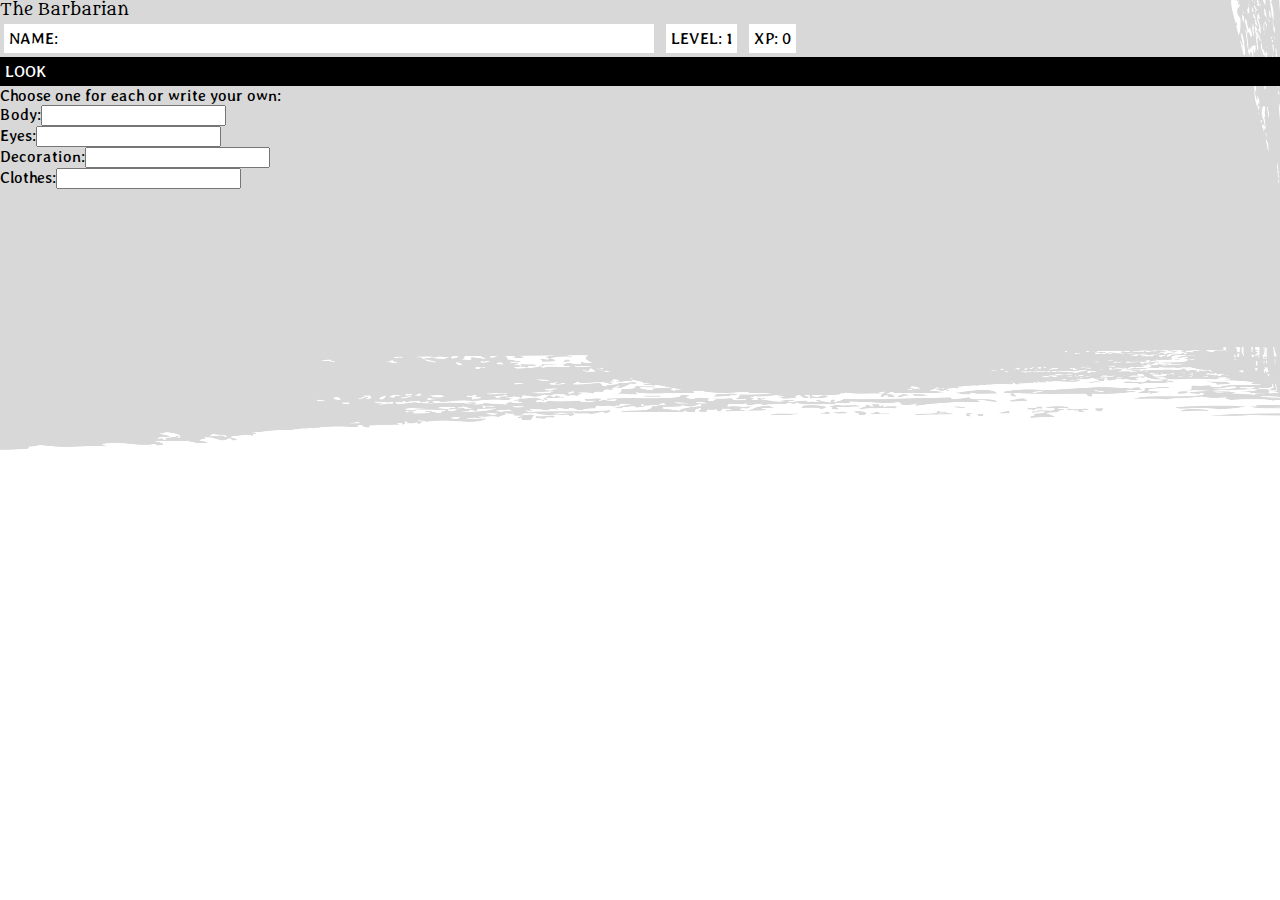
<file: index.html>
<html>
    <head>
        <meta charset="utf-8">
        <link href="https://fonts.googleapis.com/css?family=Averia+Libre|Metamorphous" rel="stylesheet"> 
        <script type="text/javascript" src="https://code.jquery.com/jquery-3.3.1.min.js"></script>
        <style>
            @page {
                size: 21cm 29.7cm;
                margin: 27mm 16mm 27mm 16mm
            }

            body {
                page: "The Barbarian";
                font-family: 'Averia Libre', cursive;
                height: 100%;
                margin: 0px;
            }

            .background {
                position: absolute;
                height: 50%;
                background-image: url( "images/background.png" );
                background-size: 100% 100%;
                opacity: 0.15;
                width: 100%;
                z-index: -10;
                filter: invert(100%);
            }

            .classname { 
                font-family: 'Metamorphous', cursive; 
            }
        
            .name, .level, .XP {
                display: inline-block;
                background: white;
                margin: 4px;
                padding: 5px;
            }

            .name { min-width: 50% }
            .name::before { content: "NAME: " }

            .level::before { content: "LEVEL: " }
            .XP::before { content: "XP: " }

            .header {
                background: black;
                color: white;
                padding: 5px;
            }
        
            .look.keys {
               text-transform: capitalize;
            }
        </style>
    </head>
    <body>
        <div class="background"></div>
        <div class="classname">The Barbarian</div>
        <div class="name"></div>
        <div class="level"></div>
        <div class="xp"></div>
        <div class="look">
            <div class="header">LOOK</div>
            <span>Choose one for each or write your own:</span>
        </div>
        <script>
            var json = undefined;
            $.getJSON( 'charactersheets/barbarian.json', function( data ) {
                json = data; 
                $( '.name' ).text( data[ "name" ] );
                $( '.level' ).text( data[ "level" ] );
                $( '.xp' ).text( data[ "xp" ] );
                var looks = data.class.look;
                var lookElement = $( '.look' );
                var keys = Object.keys( looks );
                for( var index in  keys ) {
                    var key = keys[ index ];
                    var look = looks[ key ];
                    console.log( key );
                    lookElement.append( '<div class="look keys">' + key + ':<input type="text"></div>' )
                }
            } );
        </script>
    </body>
</html>
</file>
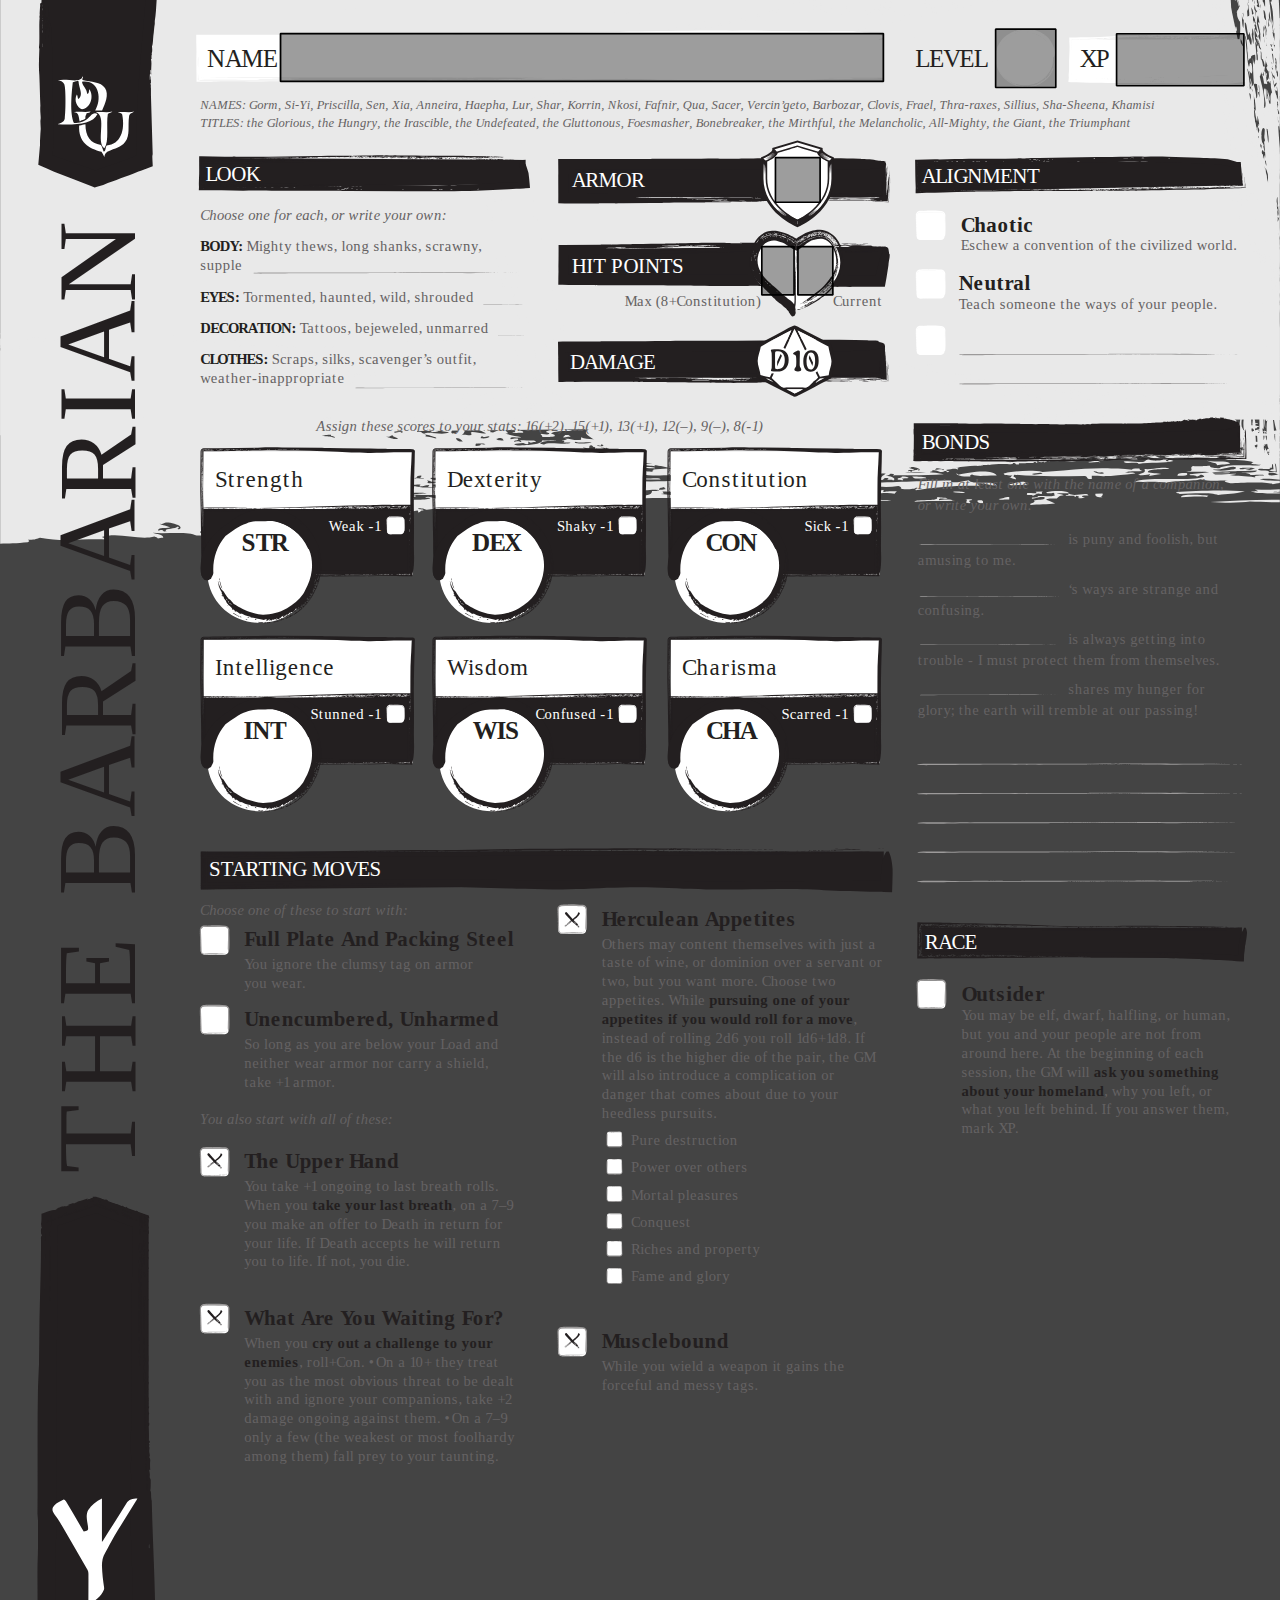
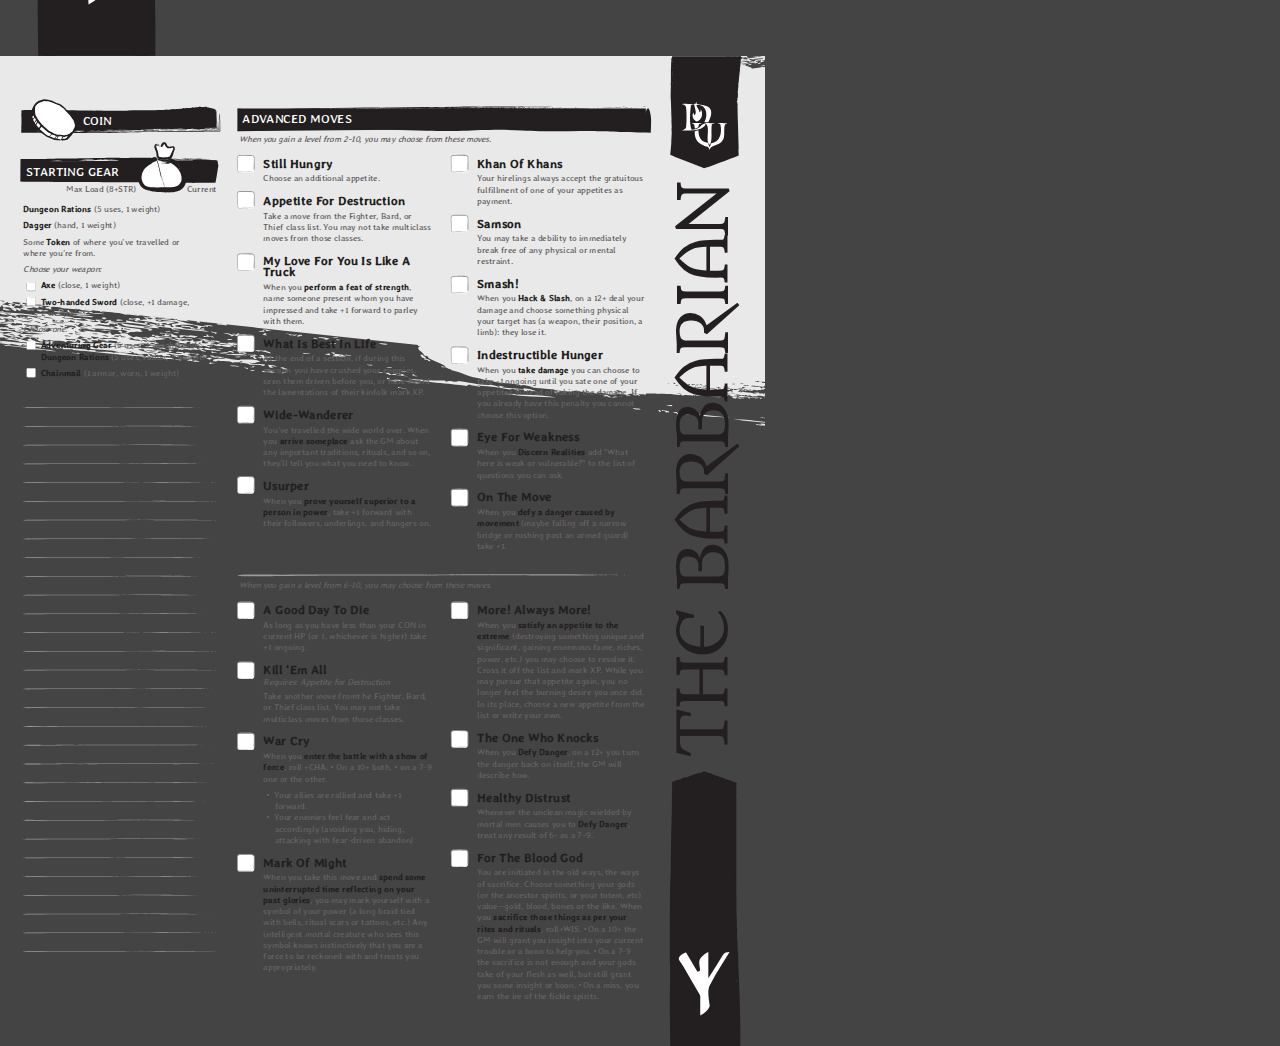
<file: barbarian/index.html>
<html>
    <head>
        <meta charset="utf-8">
        <title>Dungeon World: Barbarian</title>
        <script type="text/javascript" src="https://code.jquery.com/jquery-3.3.1.min.js"></script>
        <script type="text/javascript" src="../js/jsonc.min.js"></script>
        <link rel="stylesheet" type="text/css" href="../css/classic.css">
    </head>
    <body>
		<object type="image/svg+xml" data="barbarian_1.svg"></object>
		<object type="image/svg+xml" data="barbarian_2.svg"></object>
		<script type="text/javascript" src="../js/dw.js"></script>
	</body>
</html>
</file>
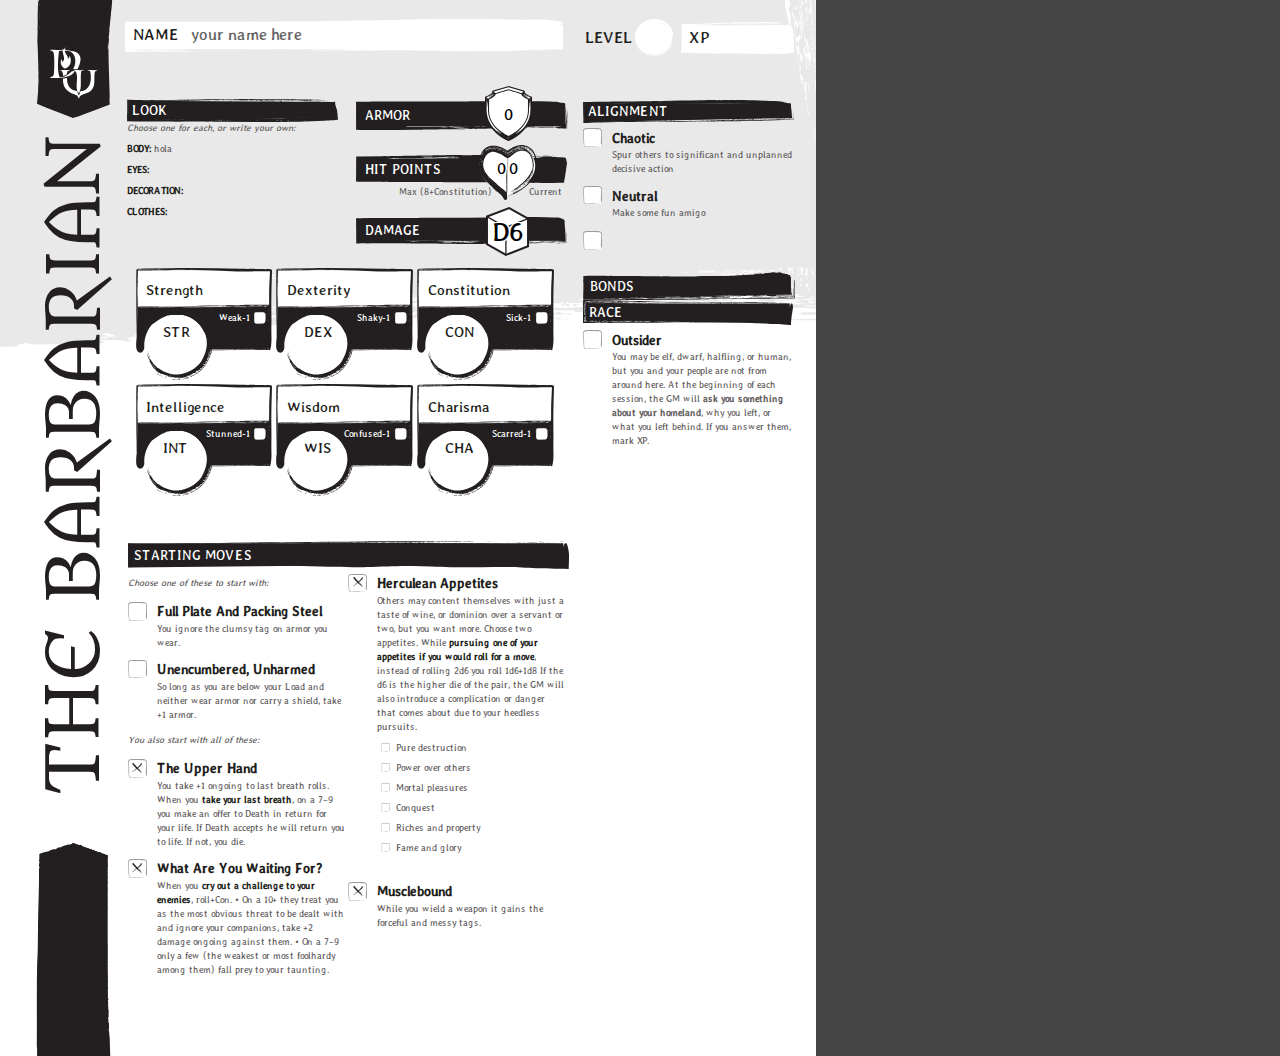
<file: blank/index.html>
<html>
    <head>
        <meta charset="utf-8">
        <title>Dungeon World: Barbarian</title>
        <script type="text/javascript" src="https://code.jquery.com/jquery-3.3.1.min.js"></script>
        <script type="text/javascript" src="../js/jsonc.min.js"></script>
        <link rel="stylesheet" type="text/css" href="../css/classic.css">
        <link rel="stylesheet" type="text/css" href="blank.css">
    </head>
    <body>
        <div id="page">
            <div id="class" contenteditable="true">The Barbarian</div>
            <div id="name"><span>NAME</span><span contenteditable="true">your name here</span></div>
            <div id="level"><span>LEVEL</span><span contenteditable="true"></span></div>
            <div id="xp"><span>XP</span><span contenteditable="true"></span></div>
            <div id="look">
                <div class="header">LOOK</div>
                <div class="hint">Choose one for each, or write your own:</div>
                <div><span class="key">BODY:</span><span contenteditable="true">hola</span></div>
                <div><span class="key">EYES:</span><span contenteditable="true"></span></div>
                <div><span class="key">DECORATION:</span contenteditable="true"><span></span></div>
                <div><span class="key">CLOTHES:</span><span contenteditable="true"></span></div>
            </div>
            <div id="armor">
                <div class="header">ARMOR</div>
                <div class="value" contenteditable="true">0</div>
            </div>
            <div id="hit_points">
                <div class="header">HIT POINTS</div>
                <div class="value"><span contenteditable="true">0</span><span contenteditable="true">0</span></div>
                <div class="hint">
                    <span>Max (<span contenteditable="true">8</span>+Constitution)</span>
                    <span>Current</span>
                </div>
            </div>
            <div id="damage">
                <div class="header">DAMAGE</div>
                <input class="value" value="D6"/>
            </div>
            <div class="right">
                <div id="alignment">
                    <div class="header">ALIGNMENT</div>
                    <div class="checkable">
                        <label><input type="checkbox"><span/></label>
                        <div class="title">Chaotic</div>
                        <div class="body">Spur others to significant and unplanned decisive action</div>
                    </div>
                    <div class="checkable">
                        <label><input type="checkbox"><span/></label>
                        <div class="title">Neutral</div>
                        <div class="body">Make some fun amigo</div>
                    </div>
                    <div class="checkable">
                        <label><input type="checkbox"><span/></label>
                        <div class="title" contenteditable="true"></div>
                        <div class="body" contenteditable="true"></div>
                    </div>
                </div>
                <div id="bonds">
                    <div class="header">BONDS</div>
                </div>
                <div id="race">
                    <div class="header">RACE</div>
                    <div class="checkable">
                        <label><input type="checkbox"><span/></label>
                        <div class="title">Outsider</div>
                        <div class="body">
                            You may be elf, dwarf, halfling, or human, 
                            but you and your people are not from 
                            around here. At the beginning of each 
                            session, the GM will <b>ask you something 
                            about your homeland</b>, why you left, or 
                            what you left behind. If you answer them, 
                            mark XP.
                        </div>
                    </div>

                </div>
            </div>
            <div id="attributes">
                <div>
                    <div>Strength</div>
                    <div>STR</div>
                    <label>Weak<span>-1</span>
                        <input type="checkbox"><span/>
                    </label>
                </div>
                <div>
                    <div>Dexterity</div>
                    <div>Dex</div>
                    <label>Shaky<span>-1</span>
                        <input type="checkbox"><span/>
                    </label>
                </div>
                <div>
                    <div>Constitution</div>
                    <div>CON</div>
                    <label>Sick<span>-1</span>
                        <input type="checkbox"><span/>
                    </label>
                </div>
                <div>
                    <div>Intelligence</div>
                    <div>INT</div>
                    <label>Stunned<span>-1</span>
                        <input type="checkbox"><span/>
                    </label>
                </div>
                <div>
                    <div>Wisdom</div>
                    <div>WIS</div>
                    <label>Confused<span>-1</span>
                        <input type="checkbox"><span/>
                    </label>
                </div>
                <div>
                    <div>Charisma</div>
                    <div>CHA</div>
                    <label>Scarred<span>-1</span>
                        <input type="checkbox"><span/>
                    </label>
                </div>
            </div>
            <div id="starting_moves">
                <div class="header">STARTING MOVES</div>
                <div class="flex">
                    <div class="hint">Choose one of these to start with:</div>
                    <div class="checkable">
                        <label><input type="checkbox"><span/></label>
                        <div class="title">Full Plate And Packing Steel</div>
                        <div class="body">You ignore the clumsy tag on armor you wear.</div>
                    </div>
                    <div class="checkable">
                        <label><input type="checkbox"><span/></label>
                        <div class="title">Unencumbered, Unharmed</div>
                        <div class="body">So long as you are below your Load and neither wear armor nor carry a shield, take +1 armor.</div>
                    </div>
                    <div class="hint">You also start with all of these:</div>
                    <div class="checkable">
                        <label><input type="checkbox" checked disabled><span/></label>
                        <div class="title">The Upper Hand</div>
                        <div class="body">You take +1 ongoing to last breath rolls.  When you <b>take your last breath</b>, on a 7–9 you make an offer to Death in return for your life. If Death accepts he will return you to life. If not, you die.</div>
                    </div>
                    <div class="checkable">
                        <label><input type="checkbox" checked disabled><span/></label>
                        <div class="title">What Are You Waiting For?</div>
                        <div class="body">When you <b>cry out a challenge to your enemies</b>, roll+Con. • On a 10+ they treat you as the most obvious threat to be dealt with and ignore your companions, take +2 damage ongoing against them. • On a 7–9 only a few (the weakest or most foolhardy among them) fall prey to your taunting.</div>
                    </div>
                    <div class="checkable">
                        <label><input type="checkbox" checked disabled><span/></label>
                        <div class="title">Herculean Appetites</div>
                        <div class="body">Others may content themselves with just a taste of wine, or dominion over a servant or two, but you want more. Choose two appetites. While <b>pursuing one of your appetites if you would roll for a move</b>, instead of rolling 2d6 you roll 1d6+1d8 If the d6 is the higher die of the pair, the GM will also introduce a complication or danger that comes about due to your heedless pursuits.
                            <ul>   
                                <li class="checkable">
                                    <label><input type="checkbox"><span/></label>
                                    <div class="title">Pure destruction</div>
                                </li>
                                <li class="checkable">
                                    <label><input type="checkbox"><span/></label>
                                    <div class="title">Power over others</div>
                                </li>
                                <li class="checkable">
                                    <label><input type="checkbox"><span/></label>
                                    <div class="title">Mortal pleasures</div>
                                </li>
                                <li class="checkable">
                                    <label><input type="checkbox"><span/></label>
                                    <div class="title">Conquest</div>
                                </li>
                                <li class="checkable">
                                    <label><input type="checkbox"><span/></label>
                                    <div class="title">Riches and property</div>
                                </li>
                                <li class="checkable">
                                    <label><input type="checkbox"><span/></label>
                                    <div class="title">Fame and glory</div>
                                </li>
                            <ul>
                        </div>
                    </div>
                    <div class="checkable">
                        <label><input type="checkbox" checked disabled><span/></label>
                        <div class="title">Musclebound</div>
                        <div class="body">While you wield a weapon it gains the forceful and messy tags.</div>
                    </div>
                </div>
            </div>
        </div>
	</body>
</html>
</file>
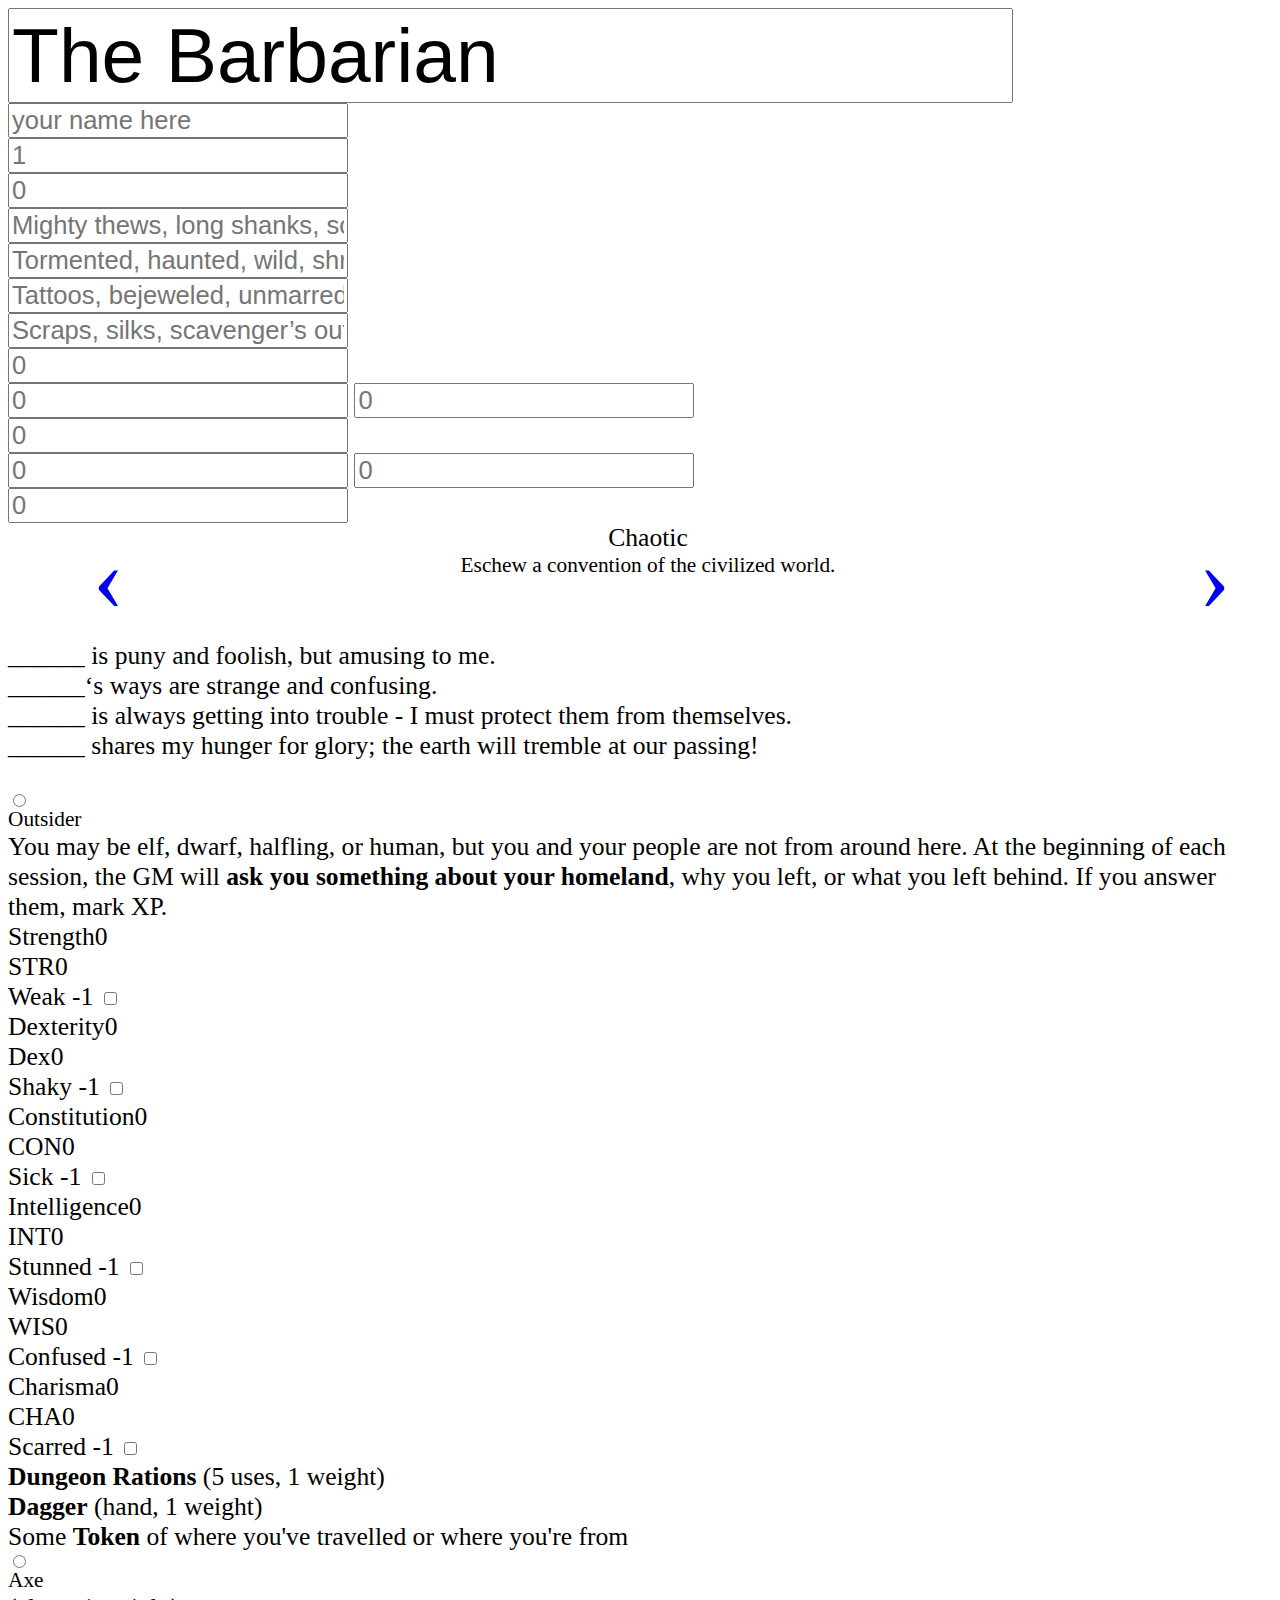
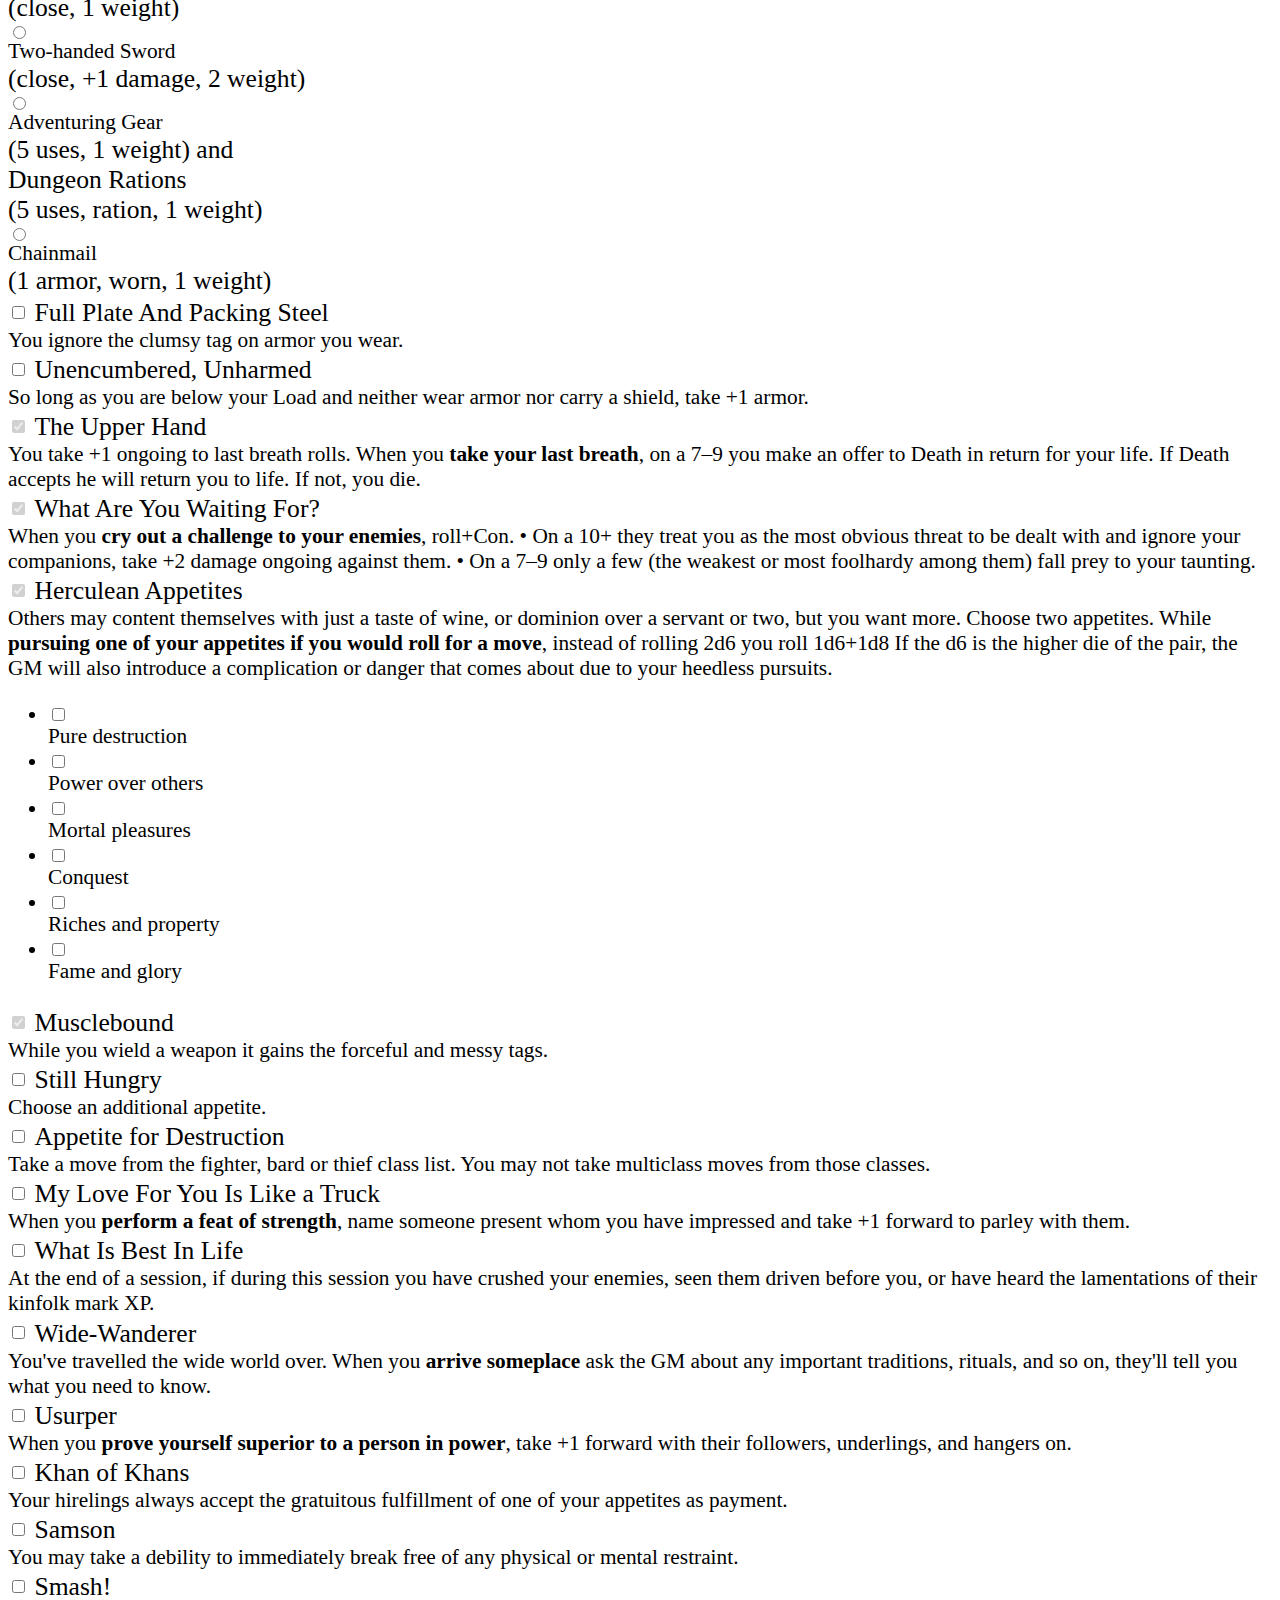
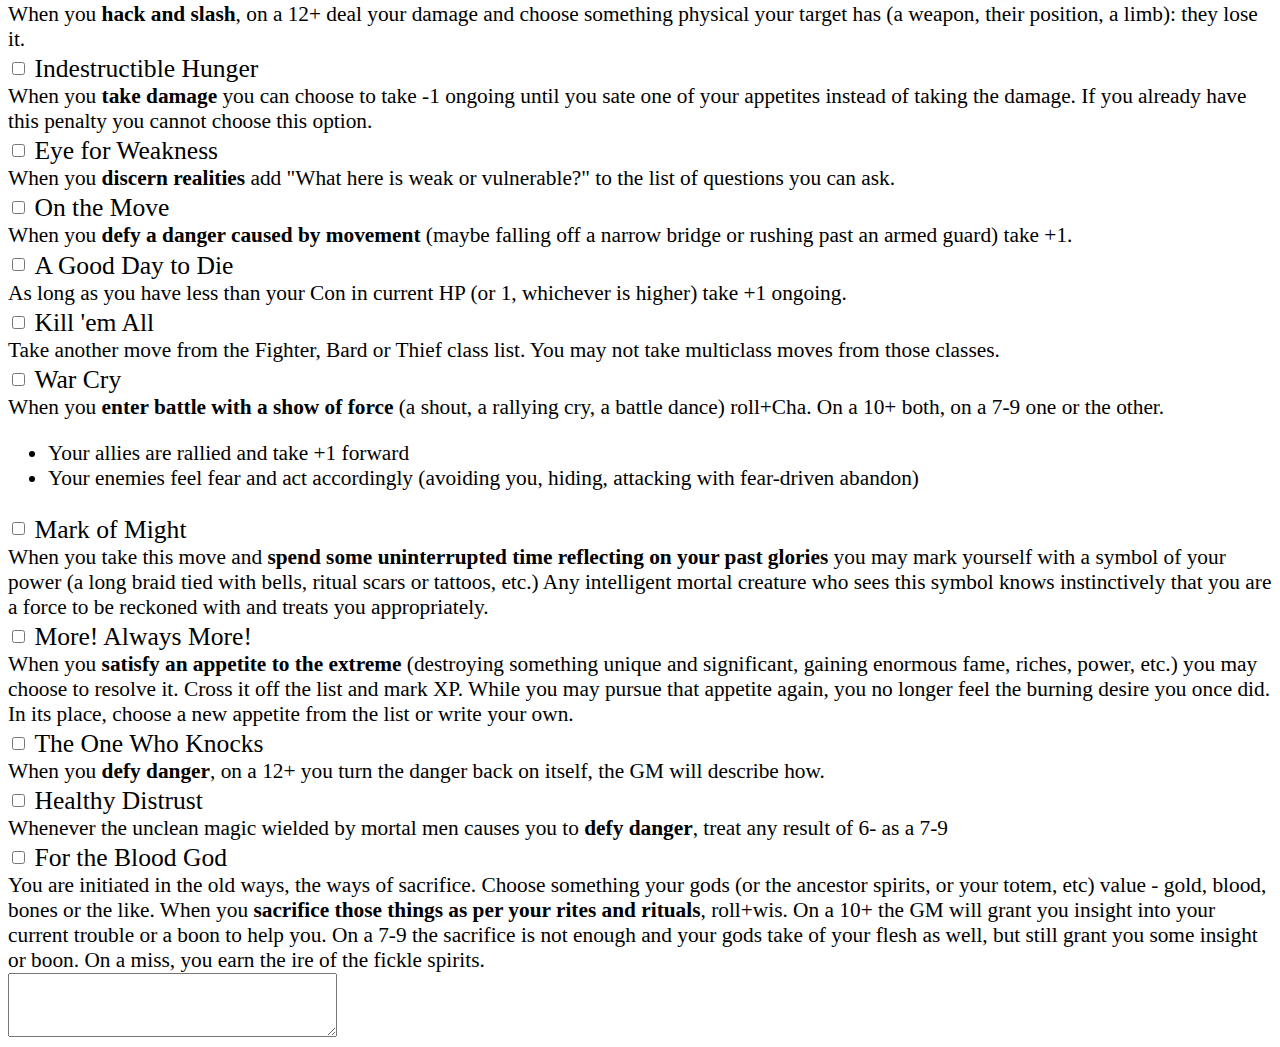
<file: resp/index.html>
<html>
    <head>
        <meta charset="utf-8" name="viewport" content="width=device-width">
        <title>Dungeon World: Barbarian</title>
        <script type="text/javascript" src="js/jquery-3.3.1.min.js"></script>
        <script type="text/javascript" src="js/jquery.jcarousel.min.js"></script>
        <script type="text/javascript" src="js/hammer.min.js"></script>
        <script type="text/javascript" src="js/jquery.hammer.js"></script>
        <link rel="stylesheet" type="text/css" href="base.css">
<!--        <link rel="stylesheet" type="text/css" href="classic.css"> -->
    </head>
    <body>
        <div value="class">
            <input name="class" value="The Barbarian"/>
        </div>

        <div value="name">
            <input name="name" placeholder="your name here"/>
        </div>

        <div value="level">
            <input name="level" type="number" min="1" placeholder="1"/>
        </div>

        <div value="xp">
            <input name="xp" type="number" min="0" placeholder="0"/>
        </div>

        <div value="look">
            <div value="body">
                <input name="look.body" placeholder="Mighty thews, long shanks, scrawny, supple"/>
            </div>
            <div value="eyes">
                <input name="look.eyes" placeholder="Tormented, haunted, wild, shrouded"/>
            </div>
            <div value="decoration">
                <input name="look.decoration" placeholder="Tattoos, bejeweled, unmarred"/>
            </div>
            <div value="clothes">
                <input name="look.clothes" placeholder="Scraps, silks, scavenger’s outfit, weather-inappropriate"/>
            </div>
        </div>
        <div value="armor">
            <input name="armor" placeholder="0"/>
        </div>
        <div value="hitpoints">
            <input name="max" placeholder="0"/>
            <input name="current" placeholder="0"/>
        </div>
        <div value="damage">
            <input name="damage" placeholder="0"/>
        </div>
        <div value="load">
            <input name="max" placeholder="0"/>
            <input name="current" placeholder="0"/>
        </div>
        <div value="coin">
            <input name="coin" placeholder="0"/>
        </div>
        <div class="wrapper">
            <div class="jcarousel">
                <div class="pick alignment">
                    <label>
                        <div class="title">Chaotic</div>
                        <div class="body">Eschew a convention of the civilized world.</div>
                    </label>
                    <label>
                        <div class="title">Neutral</div>
                        <div class="body">Teach someone the ways of your people.</div>
                    </label>
                    <label>
                        <input class="title" placeholder="Custom"/>
                        <input class="body" placeholder="put your stuff here"/>
                    </label>
                </div>
            </div>
            <a href="#" class="jcarousel-control-prev">&lsaquo;</a>
            <a href="#" class="jcarousel-control-next">&rsaquo;</a>
        </div>
        <div class="bonds">
            <div class="value" contenteditable="true">______ is puny and foolish, but amusing to me.</div>
            <div class="value" contenteditable="true">______‘s ways are strange and confusing.</div>
            <div class="value" contenteditable="true">______ is always getting into trouble - I must protect them from themselves.</div>
            <div class="value" contenteditable="true">______ shares my hunger for glory; the earth will tremble at our passing!</div>
            <div class="value" contenteditable="true"></div>
        </div>
        <div class="pick race">
            <div class="checkable">
                <input type="radio" name="race" value="Outsider">
                <div class="title">Outsider</div>
                <div class="body">
                    You may be elf, dwarf, halfling, or human, 
                    but you and your people are not from 
                    around here. At the beginning of each 
                    session, the GM will <b>ask you something 
                    about your homeland</b>, why you left, or 
                    what you left behind. If you answer them, 
                    mark XP.
                </div>
            </div>
        </div>
        <div class="attribute">
            <div><span>Strength</span><span contenteditable="true">0</span></div>
            <div><span>STR</span><span contenteditable="true">0</span></div>
            <label>
                Weak -1
                <input type="checkbox"><span/>
            </label>
        </div>
        <div class="attribute">
            <div><span>Dexterity</span><span contenteditable="true">0</span></div>
            <div><span>Dex</span><span contenteditable="true">0</span></div>
            <label>
                Shaky -1
                <input type="checkbox">
            </label>
        </div>
        <div class="attribute">
            <div><span>Constitution</span><span contenteditable="true">0</span></div>
            <div><span>CON</span><span contenteditable="true">0</span></div>
            <label>
                Sick -1
                <input type="checkbox">
            </label>
        </div>
        <div class="attribute">
            <div><span>Intelligence</span><span contenteditable="true">0</span></div>
            <div><span>INT</span><span contenteditable="true">0</span></div>
            <label>
                Stunned -1
                <input type="checkbox">
            </label>
        </div>
        <div class="attribute">
            <div><span>Wisdom</span><span contenteditable="true">0</span></div>
            <div><span>WIS</span><span contenteditable="true">0</span></div>
            <label>
                Confused -1
                <input type="checkbox">
            </label>
        </div>
        <div class="attribute">
            <div><span>Charisma</span><span contenteditable="true">0</span></div>
            <div><span>CHA</span><span contenteditable="true">0</span></div>
            <label>
                Scarred -1
                <input type="checkbox">
            </label>
        </div>
        <div class="gear">
            <div>
                <b>Dungeon Rations</b>
                <span>(5 uses, 1 weight)</span>
            </div>
            <div>
                <b>Dagger</b>
                <span>(hand, 1 weight)</span>
            </div>
            <div>
                Some <b>Token</b> of where you've travelled or where you're from
            </div>
            <div class="pick">
                <label>
                    <input type="radio" name="weapon">
                    <div class="title">Axe</div>
                    <div class="body">(close, 1 weight)</div>
                </label>
                <label>
                    <input type="radio" name="weapon">
                    <div class="title">Two-handed Sword</div>
                    <div class="body">(close, +1 damage, 2 weight)</div>
                </label>
            </div>
            <div class="pick">
                <div>
                    <label><input type="radio" name="starting_option_1"><span/></label>
                    <div class="title">Adventuring Gear</div>
                    <div class="body">(5 uses, 1 weight) and </div>
                    <div class="title">Dungeon Rations</div>
                    <div class="body">(5 uses, ration, 1 weight)</div>
                </div>
                <div>
                    <label><input type="radio" name="starting_option_1"><span/></label>
                    <div class="title">Chainmail</div>
                    <div class="body">(1 armor, worn, 1 weight)</div>
                </div>
            </div>
        </div>
        <div class="move">
            <label><input type="checkbox"><span/></label>
            <div class="title">Full Plate And Packing Steel</div>
            <div class="body">You ignore the clumsy tag on armor you wear.</div>
        </div>
        <div class="move">
            <label><input type="checkbox"><span/></label>
            <div class="title">Unencumbered, Unharmed</div>
            <div class="body">So long as you are below your Load and neither wear armor nor carry a shield, take +1 armor.</div>
        </div>
        <div class="move">
            <label><input type="checkbox" checked disabled><span/></label>
            <div class="title">The Upper Hand</div>
            <div class="body">You take +1 ongoing to last breath rolls.  When you <b>take your last breath</b>, on a 7–9 you make an offer to Death in return for your life. If Death accepts he will return you to life. If not, you die.</div>
        </div>
        <div class="move">
            <label><input type="checkbox" checked disabled><span/></label>
            <div class="title">What Are You Waiting For?</div>
            <div class="body">When you <b>cry out a challenge to your enemies</b>, roll+Con. • On a 10+ they treat you as the most obvious threat to be dealt with and ignore your companions, take +2 damage ongoing against them. • On a 7–9 only a few (the weakest or most foolhardy among them) fall prey to your taunting.</div>
        </div>
        <div class="move">
            <label><input type="checkbox" checked disabled><span/></label>
            <div class="title">Herculean Appetites</div>
            <div class="body">Others may content themselves with just a taste of wine, or dominion over a servant or two, but you want more. Choose two appetites. While <b>pursuing one of your appetites if you would roll for a move</b>, instead of rolling 2d6 you roll 1d6+1d8 If the d6 is the higher die of the pair, the GM will also introduce a complication or danger that comes about due to your heedless pursuits.
                <ul>   
                    <li class="checkable">
                        <label><input type="checkbox"><span/></label>
                        <div class="title">Pure destruction</div>
                    </li>
                    <li class="checkable">
                        <label><input type="checkbox"><span/></label>
                        <div class="title">Power over others</div>
                    </li>
                    <li class="checkable">
                        <label><input type="checkbox"><span/></label>
                        <div class="title">Mortal pleasures</div>
                    </li>
                    <li class="checkable">
                        <label><input type="checkbox"><span/></label>
                        <div class="title">Conquest</div>
                    </li>
                    <li class="checkable">
                        <label><input type="checkbox"><span/></label>
                        <div class="title">Riches and property</div>
                    </li>
                    <li class="checkable">
                        <label><input type="checkbox"><span/></label>
                        <div class="title">Fame and glory</div>
                    </li>
                <ul>
            </div>
        </div>
        <div class="move">
            <label><input type="checkbox" checked disabled><span/></label>
            <div class="title">Musclebound</div>
            <div class="body">While you wield a weapon it gains the forceful and messy tags.</div>
        </div>
        <div class="move">
            <label><input type="checkbox"><span/></label>
            <div class="title">Still Hungry</div>
            <div class="body">Choose an additional appetite.</div>
        </div>
        <div class="move">
            <label><input type="checkbox"><span/></label>
            <div class="title">Appetite for Destruction</div>
            <div class="body">Take a move from the fighter, bard or thief class list. You may not take multiclass moves from those classes.</div>
        </div>
        <div class="move">
            <label><input type="checkbox"><span/></label>
            <div class="title">My Love For You Is Like a Truck</div>
            <div class="body">When you <b>perform a feat of strength</b>, name someone present whom you have impressed and take +1 forward to parley with them.</div>
        </div>
        <div class="move">
            <label><input type="checkbox"><span/></label>
            <div class="title">What Is Best In Life</div>
            <div class="body">At the end of a session, if during this session you have crushed your enemies, seen them driven before you, or have heard the lamentations of their kinfolk mark XP.</div>
        </div>
        <div class="move">
            <label><input type="checkbox"><span/></label>
            <div class="title">Wide-Wanderer</div>
            <div class="body">You've travelled the wide world over. When you <b>arrive someplace</b> ask the GM about any important traditions, rituals, and so on, they'll tell you what you need to know.</div>
        </div>
        <div class="move">
            <label><input type="checkbox"><span/></label>
            <div class="title">Usurper</div>
            <div class="body">When you <b>prove yourself superior to a person in power</b>, take +1 forward with their followers, underlings, and hangers on.</div>
        </div>
        <div class="move">
            <label><input type="checkbox"><span/></label>
            <div class="title">Khan of Khans</div>
            <div class="body">Your hirelings always accept the gratuitous fulfillment of one of your appetites as payment.</div>
        </div>
        <div class="move">
            <label><input type="checkbox"><span/></label>
            <div class="title">Samson</div>
            <div class="body">You may take a debility to immediately break free of any physical or mental restraint.</div>
        </div>
        <div class="move">
            <label><input type="checkbox"><span/></label>
            <div class="title">Smash!</div>
            <div class="body">When you <b>hack and slash</b>, on a 12+ deal your damage and choose something physical your target has (a weapon, their position, a limb): they lose it.</div>
        </div>
        <div class="move">
            <label><input type="checkbox"><span/></label>
            <div class="title">Indestructible Hunger</div>
            <div class="body">When you <b>take damage</b> you can choose to take -1 ongoing until you sate one of your appetites instead of taking the damage. If you already have this penalty you cannot choose this option.</div>
        </div>
        <div class="move">
            <label><input type="checkbox"><span/></label>
            <div class="title">Eye for Weakness</div>
            <div class="body">When you <b>discern realities</b> add "What here is weak or vulnerable?" to the list of questions you can ask.</div>
        </div>
        <div class="move">
            <label><input type="checkbox"><span/></label>
            <div class="title">On the Move</div>
            <div class="body">When you <b>defy a danger caused by movement</b> (maybe falling off a narrow bridge or rushing past an armed guard) take +1.</div>
        </div>
        <div class="move">
            <label><input type="checkbox"><span/></label>
            <div class="title">A Good Day to Die</div>
            <div class="body">As long as you have less than your Con in current HP (or 1, whichever is higher) take +1 ongoing.</div>
        </div>
        <div class="move">
            <label><input type="checkbox"><span/></label>
            <div class="title">Kill 'em All</div>
            <div class="body">Take another move from the Fighter, Bard or Thief class list.  You may not take multiclass moves from those classes.</div>
        </div>
        <div class="move">
            <label><input type="checkbox"><span/></label>
            <div class="title">War Cry</div>
            <div class="body">When you <b>enter battle with a show of force</b> (a shout, a rallying cry, a battle dance) roll+Cha.  On a 10+ both, on a 7-9 one or the other.
                <ul>   
                    <li>
                        <div class="title">Your allies are rallied and take +1 forward</div>
                    </li>
                    <li>
                        <div class="title">Your enemies feel fear and act accordingly (avoiding you, hiding, attacking with fear-driven abandon)</div>
                    </li>
                <ul>
            </div>
        </div>
        <div class="move">
            <label><input type="checkbox"><span/></label>
            <div class="title">Mark of Might</div>
            <div class="body">When you take this move and <b>spend some uninterrupted time reflecting on your past glories</b> you may mark yourself with a symbol of your power (a long braid tied with bells, ritual scars or tattoos, etc.) Any intelligent mortal creature who sees this symbol knows instinctively that you are a force to be reckoned with and treats you appropriately.</div>
        </div>
        <div class="move">
            <label><input type="checkbox"><span/></label>
            <div class="title">More! Always More!</div>
            <div class="body">When you <b>satisfy an appetite to the extreme</b> (destroying something unique and significant, gaining enormous fame, riches, power, etc.) you may choose to resolve it. Cross it off the list and mark XP. While you may pursue that appetite again, you no longer feel the burning desire you once did. In its place, choose a new appetite from the list or write your own.</div>
        </div>
        <div class="move">
            <label><input type="checkbox"><span/></label>
            <div class="title">The One Who Knocks</div>
            <div class="body">When you <b>defy danger</b>, on a 12+ you turn the danger back on itself, the GM will describe how.</div>
        </div>
        <div class="move">
            <label><input type="checkbox"><span/></label>
            <div class="title">Healthy Distrust</div>
            <div class="body">Whenever the unclean magic wielded by mortal men causes you to <b>defy danger</b>, treat any result of 6- as a 7-9</div>
        </div>
        <label class="move">
            <input type="checkbox">
            <div class="title">For the Blood God</div>
            <div class="body">You are initiated in the old ways, the ways of sacrifice. Choose something your gods (or the ancestor spirits, or your totem, etc) value - gold, blood, bones or the like. When you <b>sacrifice those things as per your rites and rituals</b>, roll+wis. On a 10+ the GM will grant you insight into your current trouble or a boon to help you. On a 7-9 the sacrifice is not enough and your gods take of your flesh as well, but still grant you some insight or boon. On a miss, you earn the ire of the fickle spirits.</div>
        </label>
        <div id="notes"><textarea></textarea></div>
        <script>
            $(function() {
                $('.jcarousel').jcarousel({
                    wrap: 'circular',
                });

                $('.jcarousel-control-prev')
                    .on('jcarouselcontrol:active', function() {
                        $(this).removeClass('inactive');
                    })
                    .on('jcarouselcontrol:inactive', function() {
                        $(this).addClass('inactive');
                    })
                    .jcarouselControl({
                        target: '-=1'
                    });

                $('.jcarousel-control-next')
                    .on('jcarouselcontrol:active', function() {
                        $(this).removeClass('inactive');
                    })
                    .on('jcarouselcontrol:inactive', function() {
                        $(this).addClass('inactive');
                    })
                    .jcarouselControl({
                        target: '+=1'
                    });
                });
        
                $('.jcarousel').hammer().on( 'panleft', function(ev) {
                    $( this ).jcarousel( 'scroll', '+=1' );
                }).on( 'panright', function(ev) {
                    $( this ).jcarousel( 'scroll', '-=1' );
                });
        </script>
	</body>
</html>
</file>
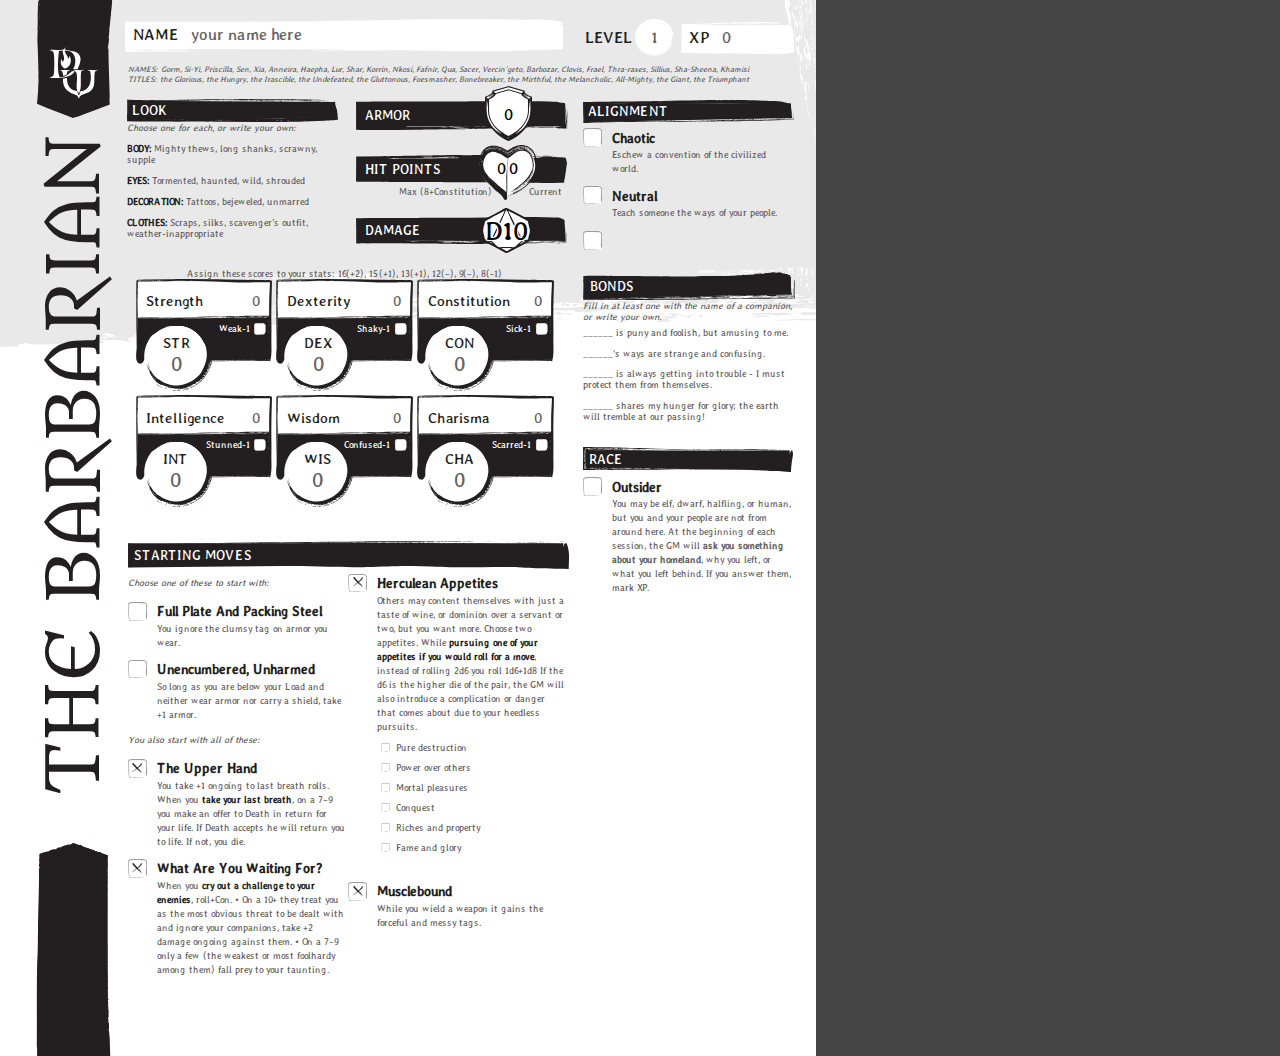
<file: blank/barbarian.html>
<html>
    <head>
        <meta charset="utf-8">
        <title>Dungeon World: Barbarian</title>
        <script type="text/javascript" src="https://code.jquery.com/jquery-3.3.1.min.js"></script>
        <script type="text/javascript" src="../js/jsonc.min.js"></script>
        <link rel="stylesheet" type="text/css" href="blank.css">
    </head>
    <body>
        <div id="page">
            <div id="class" contenteditable="true">The Barbarian</div>
            <div id="name"><span>NAME</span><span contenteditable="true">your name here</span></div>
            <div id="name_hint" class="hint">
                <div><span>NAMES:</span><span>Gorm, Si-Yi, Priscilla, Sen, Xia, Anneira, Haepha, Lur, Shar, Korrin, Nkosi, Fafnir, Qua, Sacer, Vercin’geto, Barbozar, Clovis, Frael, Thra-raxes, Sillius, Sha-Sheena, Khamisi</span></div>
                <div><span>TITLES:</span><span>the Glorious, the Hungry, the Irascible, the Undefeated, the Gluttonous, Foesmasher, Bonebreaker, the Mirthful, the Melancholic, All-Mighty, the Giant, the Triumphant</span></div>
            </div>
            <div id="level"><span>LEVEL</span><span contenteditable="true">1</span></div>
            <div id="xp"><span>XP</span><span contenteditable="true">0</span></div>
            <div id="look">
                <div class="header">LOOK</div>
                <div class="hint">Choose one for each, or write your own:</div>
                <div><span class="key">BODY:</span><span contenteditable="true">Mighty thews, long shanks, scrawny, supple</span></div>
                <div><span class="key">EYES:</span><span contenteditable="true">Tormented, haunted, wild, shrouded</span></div>
                <div><span class="key">DECORATION:</span><span contenteditable="true">Tattoos, bejeweled, unmarred</span></div>
                <div><span class="key">CLOTHES:</span><span contenteditable="true">Scraps, silks, scavenger’s outfit, weather-inappropriate</span></div>
            </div>
            <div id="armor">
                <div class="header">ARMOR</div>
                <div class="value" contenteditable="true">0</div>
            </div>
            <div id="hit_points">
                <div class="header">HIT POINTS</div>
                <div class="value"><span contenteditable="true">0</span><span contenteditable="true">0</span></div>
                <div class="hint">
                    <span>Max (<span contenteditable="true">8</span>+Constitution)</span>
                    <span>Current</span>
                </div>
            </div>
            <div id="damage">
                <div class="header">DAMAGE</div>
                <input class="value" value="D10"/>
            </div>
            <div class="right">
                <div id="alignment">
                    <div class="header">ALIGNMENT</div>
                    <div class="checkable">
                        <label><input type="checkbox"><span/></label>
                        <div class="title">Chaotic</div>
                        <div class="body">Eschew a convention of the civilized world.</div>
                    </div>
                    <div class="checkable">
                        <label><input type="checkbox"><span/></label>
                        <div class="title">Neutral</div>
                        <div class="body">Teach someone the ways of your people.</div>
                    </div>
                    <div class="checkable">
                        <label><input type="checkbox"><span/></label>
                        <div class="title" contenteditable="true"></div>
                        <div class="body" contenteditable="true"></div>
                    </div>
                </div>
                <div id="bonds">
                    <div class="header">BONDS</div>
                    <div class="hint">Fill in at least one with the name of a companion, or write your own.</div>
                    <div contenteditable="true">______ is puny and foolish, but amusing to me.</div>
                    <div contenteditable="true">______‘s ways are strange and confusing.</div>
                    <div contenteditable="true">______ is always getting into trouble - I must protect them from themselves.</div>
                    <div contenteditable="true">______ shares my hunger for glory; the earth will tremble at our passing!</div>
                    <div contenteditable="true"></div>
                </div>
                <div id="race">
                    <div class="header">RACE</div>
                    <div class="checkable">
                        <label><input type="checkbox"><span/></label>
                        <div class="title">Outsider</div>
                        <div class="body">
                            You may be elf, dwarf, halfling, or human, 
                            but you and your people are not from 
                            around here. At the beginning of each 
                            session, the GM will <b>ask you something 
                            about your homeland</b>, why you left, or 
                            what you left behind. If you answer them, 
                            mark XP.
                        </div>
                    </div>

                </div>
            </div>
            <div id="attributes">
                <div class="hint">Assign these scores to your stats: 16(+2), 15(+1), 13(+1), 12(–), 9(–), 8(-1)</div>
                <div>
                    <div><span>Strength</span><span contenteditable="true">0</span></div>
                    <div><span>STR</span><span contenteditable="true">0</span></div>
                    <label>Weak<span>-1</span>
                        <input type="checkbox"><span/>
                    </label>
                </div>
                <div>
                    <div><span>Dexterity</span><span contenteditable="true">0</span></div>
                    <div><span>Dex</span><span contenteditable="true">0</span></div>
                    <label>Shaky<span>-1</span>
                        <input type="checkbox"><span/>
                    </label>
                </div>
                <div>
                    <div><span>Constitution</span><span contenteditable="true">0</span></div>
                    <div><span>CON</span><span contenteditable="true">0</span></div>
                    <label>Sick<span>-1</span>
                        <input type="checkbox"><span/>
                    </label>
                </div>
                <div>
                    <div><span>Intelligence</span><span contenteditable="true">0</span></div>
                    <div><span>INT</span><span contenteditable="true">0</span></div>
                    <label>Stunned<span>-1</span>
                        <input type="checkbox"><span/>
                    </label>
                </div>
                <div>
                    <div><span>Wisdom</span><span contenteditable="true">0</span></div>
                    <div><span>WIS</span><span contenteditable="true">0</span></div>
                    <label>Confused<span>-1</span>
                        <input type="checkbox"><span/>
                    </label>
                </div>
                <div>
                    <div><span>Charisma</span><span contenteditable="true">0</span></div>
                    <div><span>CHA</span><span contenteditable="true">0</span></div>
                    <label>Scarred<span>-1</span>
                        <input type="checkbox"><span/>
                    </label>
                </div>
            </div>
            <div id="starting_moves">
                <div class="header">STARTING MOVES</div>
                <div class="flex">
                    <div class="hint">Choose one of these to start with:</div>
                    <div class="checkable">
                        <label><input type="checkbox"><span/></label>
                        <div class="title">Full Plate And Packing Steel</div>
                        <div class="body">You ignore the clumsy tag on armor you wear.</div>
                    </div>
                    <div class="checkable">
                        <label><input type="checkbox"><span/></label>
                        <div class="title">Unencumbered, Unharmed</div>
                        <div class="body">So long as you are below your Load and neither wear armor nor carry a shield, take +1 armor.</div>
                    </div>
                    <div class="hint">You also start with all of these:</div>
                    <div class="checkable">
                        <label><input type="checkbox" checked disabled><span/></label>
                        <div class="title">The Upper Hand</div>
                        <div class="body">You take +1 ongoing to last breath rolls.  When you <b>take your last breath</b>, on a 7–9 you make an offer to Death in return for your life. If Death accepts he will return you to life. If not, you die.</div>
                    </div>
                    <div class="checkable">
                        <label><input type="checkbox" checked disabled><span/></label>
                        <div class="title">What Are You Waiting For?</div>
                        <div class="body">When you <b>cry out a challenge to your enemies</b>, roll+Con. • On a 10+ they treat you as the most obvious threat to be dealt with and ignore your companions, take +2 damage ongoing against them. • On a 7–9 only a few (the weakest or most foolhardy among them) fall prey to your taunting.</div>
                    </div>
                    <div class="checkable">
                        <label><input type="checkbox" checked disabled><span/></label>
                        <div class="title">Herculean Appetites</div>
                        <div class="body">Others may content themselves with just a taste of wine, or dominion over a servant or two, but you want more. Choose two appetites. While <b>pursuing one of your appetites if you would roll for a move</b>, instead of rolling 2d6 you roll 1d6+1d8 If the d6 is the higher die of the pair, the GM will also introduce a complication or danger that comes about due to your heedless pursuits.
                            <ul>   
                                <li class="checkable">
                                    <label><input type="checkbox"><span/></label>
                                    <div class="title">Pure destruction</div>
                                </li>
                                <li class="checkable">
                                    <label><input type="checkbox"><span/></label>
                                    <div class="title">Power over others</div>
                                </li>
                                <li class="checkable">
                                    <label><input type="checkbox"><span/></label>
                                    <div class="title">Mortal pleasures</div>
                                </li>
                                <li class="checkable">
                                    <label><input type="checkbox"><span/></label>
                                    <div class="title">Conquest</div>
                                </li>
                                <li class="checkable">
                                    <label><input type="checkbox"><span/></label>
                                    <div class="title">Riches and property</div>
                                </li>
                                <li class="checkable">
                                    <label><input type="checkbox"><span/></label>
                                    <div class="title">Fame and glory</div>
                                </li>
                            <ul>
                        </div>
                    </div>
                    <div class="checkable">
                        <label><input type="checkbox" checked disabled><span/></label>
                        <div class="title">Musclebound</div>
                        <div class="body">While you wield a weapon it gains the forceful and messy tags.</div>
                    </div>
                </div>
            </div>
        </div>
	</body>
</html>
</file>
<file: css/classic.css>
@media print {
	@page {
		size: A4;
		margin: 0cm 0cm 0cm 0cm;
		page-break-after: always;
	}

	html, body {
		margin: 0cm 0cm;
		overflow: hidden;
	}

	svg {
		margin: 0cm 0cm 0cm 0cm;
		width: 100%;
		height: 100%;
		page-break-after: always;
	}

	.hidden, .temporary {
		display: none;
	}
}

@media screen {
	body {
		margin: 0px;
		font-family: 'Averia Libre', cursive;
		background-color: #444;
	}

	svg {
		margin: 1cm auto 1cm auto;
		width: 21cm;
		height: 29.7cm;
		background-color:white;
		pointer-events: none;
		cursor: default;
		box-shadow: #333 0.5cm 0.5cm;
	}
}

.input {
	cursor: text;
	pointer-events: all;
	fill: #777;
}

.input.checkbox {
	cursor: pointer;
	visibility: hidden;
}

svg {
	display: block;
    position: relative;
}

.hidden {
	position: absolute;
	left: -9999px;
	top: 0px;
}
</file>
<file: blank/blank.css>
@font-face {
  font-family: 'Averia Libre';
  font-style: normal;
  font-weight: 400;
  src: local('Averia Libre Regular'), local('AveriaLibre-Regular'), url(../fonts/Averia_Libre/AveriaLibre-Regular.ttf);
  unicode-range: U+0000-00FF, U+0131, U+0152-0153, U+02BB-02BC, U+02C6, U+02DA, U+02DC, U+2000-206F, U+2074, U+20AC, U+2122, U+2191, U+2193, U+2212, U+2215, U+FEFF, U+FFFD;
}

/* latin */
@font-face {
  font-family: 'Metamorphous';
  font-style: normal;
  font-weight: 400;
  src: local('Metamorphous'), url(../fonts/Metamorphous/Metamorphous-Regular.ttf);
  unicode-range: U+0000-00FF, U+0131, U+0152-0153, U+02BB-02BC, U+02C6, U+02DA, U+02DC, U+2000-206F, U+2074, U+20AC, U+2122, U+2191, U+2193, U+2212, U+2215, U+FEFF, U+FFFD;
}

html, body {
    margin: 0cm 0cm;
    font-family: 'Averia Libre', cursive;
    background-color: #444;
}

.header {
    text-transform: uppercase;
    background-repeat: no-repeat;
    color: white;
    font-weight:500;
    font-size:10pt;
}

.value {
    position: absolute;
    color: black;
    text-align:center;
    top: 0in;
    z-index: 1;
}

.value::before {
    content: " ";
    position:absolute;
    background-repeat: no-repeat;
    z-index: -1;
    left: 0in;
}

.hint {
    font-size:7pt;
    color:#656263;
    font-weight:300;
}

body {
    text-align: left;
}

#page {
    position: relative;
    width: 8.5in;
    height: 11in;
    min-width: 8.5in;
    min-height: 11in;
    background: white;
    background-repeat: no-repeat;
    overflow: hidden;
}

#page {
    background-image: url('background_1.svg' );
}

#page > * {
    position: absolute;
}

#page * {
    cursor: default;
    box-sizing: border-box;
}

#page *[contenteditable], #page input.value {
    cursor: text;
    xborder: 0.5pt dotted #656263;
    xbox-sizing: border-box;
}


#xpage *[contenteditable]:hover, #page input[type="text"]:hover {
    border: 1pt dotted black;
}

#page label, #page label * {
    cursor: pointer;
}

#class {
    font-family: 'Metamorphous';
    text-transform: uppercase;
    font-variant:normal;
    font-weight:normal;
    font-stretch:normal;
    font-size:54pt;
    writing-mode:sideways-lr;
    color:#231f20;
    left:0.317in;
    top:1.402in;
    min-height: 5em;
}

#class:before, #class:after {
    content: " ";
    background-repeat: no-repeat;
    position: absolute;
}

#class:before {
    width: 0.795in;
    height: 1.245in;
    top: -1.415in;
    left: 0.064in;
    background-image: url( 'banner_1.svg' );
}

#class:after {
    content: " ";
    width: 0.854in;
    height: 5.615in;
    left: 0in;
    bottom: -0.5in;
    transform: translate( 0%, 100%);
    background-image: url( 'banner_2.svg' );
    background-repeat: no-repeat;
}

#name, #level, #xp {
    display: flex;
}

#name > :first-child, #level > :first-child, #xp > :first-child {
    font-size:12pt;
    color:#231f20;
    text-transform: uppercase;
    float:left;
}


#name > :last-child, #level > :last-child, #xp > :last-child {
    flex-grow: 1;
    color:#656263;
}

#name {
    background-image: url( 'name.svg' );
    background-repeat: no-repeat;
    left: 1.303in;
    top: 0.202in;
    line-height: 0.341in;
    width: 4.566in;
    text-indent: 0.083in;
}

#name > :last-child {
    padding-left: 0.05in;
}

#level {
    left: 6.09in;
    top: 0.193in;
    line-height:0.387in;
}

#level > :last-child {
    position: absolute;
    background-image: url( 'level.svg' );
    background-repeat: no-repeat;
    width: 0.396in;
    height: 0.387in;
    left: 0.520in;
    text-align: center;
}

#xp {
    background-image: url( 'xp.svg' );
    background-repeat: no-repeat;
    left: 7.095in;
    top: 0.228in;
    line-height:0.33in;
    width:1.176in;
    text-indent: 0.085in;
}

#xp > :last-child {
    padding-left: 0.05in;
}

#name_hint {
    left: 1.332in;
    top: 0.662in;
    font-style:italic;
    font-weight:300;
    font-size:6pt;
    color:#656263;
}

#name_hint * > :first-child {
    padding-right: 1ex;
}

#look {
    left: 1.320in;
    top:1.031in;
    width: 2.2in;
    height: 1.6in;
}

#look > * {
    padding-bottom: 0.105in;
}

#look .header {
    background-image: url('header_1.svg' );
    text-indent: 0.054in;
    height:0.24in;
    line-height: 0.24in;
}

#look .hint {
    font-style:italic;
}

#look .key {
    font-weight:bold;
    font-size:7pt;
    color:#231f20;
}

#look .key + span {
    font-size:7pt;
    color:#656263;
    margin-left: 0.02in;
}


#armor {
    position: absolute;
    left: 3.707in;
    width: 2.206in;
    top:1.052in;
}

#armor .header {
    background-image: url('header_2.svg' );
    height: 0.302in;
    line-height: 0.302in;
    text-indent:0.096in;
}

#armor .value {
    position: absolute;
    left: 1.346in;
    color: black;
    width:0.485in;
    line-height: 0.302in;
    top: 0in;
    text-align:center;
    z-index: 1;
}

#armor .value::before {
    background-image: url('armor.svg' );
    width:0.485in;
    height:0.577in;
    top: -0.158in;
}

#hit_points {
    position: absolute;
    left: 3.707in;
    width: 2.202in;
    top:1.612in;
    line-height: 0.294in;
}

#hit_points .header {
    background-image: url('header_3.svg' );
    height: 0.294in;
    text-indent:0.096in;
}

#hit_points .value {
    left: 1.269in;
    width:0.623in;
}

#hit_points .value::before {
    background-image: url('hit_points.svg' );
    width:0.623in;
    height:0.575in;
    top: -0.1006in;
}

#hit_points .value > span:nth-of-type( 1 ) {
    text-align: right;
    width: 50%;
    position: absolute;
    right: 50%;
    padding-right: 0.02in;
}

#hit_points .value > span:nth-last-of-type( 1 ) {
    text-align: left;
    width: 50%;
    position: absolute;
    left: 50%;
    padding-left: 0.02in;
}

#hit_points .hint {
    position: absolute;
    left:0.448in;
    width:1.701in;
    line-height:0.086in;
    top:0.349in
}

#hit_points .hint > span:nth-of-type( 1 ) {
    float: left;
}

#hit_points .hint > span:nth-last-of-type( 1 ) {
    float: right;
}

#damage {
    left: 3.705in;
    top: 2.256in;
    width:2.197in;
}

#damage .header {
    background-image: url('header_4.svg' );
    line-height: 0.287in;
    text-indent:0.096in;
}

#damage .value {
    left: 1.304in;
    width:0.536in;
    background-color: transparent;
    background-image: url('damage.svg' );
    background-repeat: no-repeat;
    background-position: center;
    padding: 0.092in 0 0.092in 0;
    top: -0.092in;
    height: 0.472in;
    border: 0pt;
    line-height: 0.287in;
    resize: none;
    overflow: hidden;
    text-shadow: -1pt -1pt white,
                 -1pt +1pt white,
                 +1pt +1pt white,
                 +1pt -1pt white;
    font-family:'Averia Libre';
    font-size: 20pt;
}

#damage .value[value="D10"] {
    background-image: url('damage_d10.svg' );
    padding: 0.092in 0 0.092in 0;
    top: -0.092in;
    left: 1.304in;
    width:0.536in;
    height: 0.472in;
}

#damage .value[value="D6"] {
    background-image: url('damage_d6.svg' );
    padding: 0.100in 0 0.100in 0;
    top: -0.100in;
    left: 1.354in;
    width:0.455in;
    height: 0.514in;
}

.right {
    left: 6.078in;
    top: 1.040in;
}

#alignment {
    width: 2.196in;
}

#alignment .header {
    background-image: url( 'header_5.svg' );
    line-height:0.243in;
    text-indent:0.049in;
}

#bonds {
    width: 2.213in;
}

#bonds .header {
    background-image: url( 'header_6.svg' );
    line-height:0.295in;
    text-indent:0.067in;
}

#bonds .hint {
    font-style: italic;
}

#bonds *[contenteditable] {
    font-weight:300;
    font-size:7pt;
    color:#656263;
    padding: 0.05in 0 0.05in 0;
    min-height:2ex;
}

#race {
    width: 2.191in;
}

#race .header {
    background-image: url( 'header_7.svg' );
    line-height:0.261in;
    text-indent:0.059in;
}

#attributes {
    top: 2.791in;
    left: 1.329in;
    width: 4.528in;
    text-align: center;
}

#attributes > div.hint {
    display:block;
    background-image: none;
    width: auto;
    height: auto;
    margin: auto;
    text-align:center;
}

#attributes > div {
    display: inline-block;
    position: relative;
    background-image: url('attribute.svg' );
    background-repeat: no-repeat;
    width: 1.426in;
    height:1.169in;
    margin: 0;
}

#attributes >div:first-child { margin-left: 0; }
#attributes >div:last-child { margin-right: 0; }

#attributes > div > :nth-child( 1 ) {
    position: absolute;
    top: 0.141in;
    left: 0.107in;
    font-size:11pt;
    color:#231f20;
    display: flex;
    width: 100%;
}

#attributes > div > :nth-child( 1 ) > span:last-child {
    text-align: right;
    flex-grow: 1;
    margin-right: 0.237in;
    color:#656263;
}

#attributes > div > :nth-child( 2 ) {
    text-transform: uppercase;
    position: absolute;
    top: 0.571in;
    left: 0.283in;
    font-size:11pt;
    color:#231f20;
}
#attributes > div > :nth-child( 2 ) > span:last-child {
    position: absolute;
    display: block;
    text-align: center;
    color:#656263;
    width:100%;
    font-size: 15pt;
}



#attributes > div > :nth-child( 3 ) {
    position: absolute;
    top: 0.455in;
    right: 0.239in;
    color:white;
    font-size:7pt;
    -webkit-user-select: none;
    -moz-user-select: none;
    -ms-user-select: none;
    user-select: none;
}

#attributes > div > :nth-child( 3 ) input, .checkable > label > input {
    position: absolute;
    opacity: 0;
    height: 0;
    width: 0;
}

#attributes > div > :nth-child( 3 ) input + span {
    position: absolute;
    background-image: none;
    width: 0.103in;
    height: 0.104in;
    right: -0.161in;
    top:0.017in;
}

#attributes > div > :nth-child( 3 ) input:checked + span, .checkable > label > input:checked + span {
    background-image: url( 'checkmark.svg' );
    background-size: 100%;
}

#starting_moves {
    left: 1.332in;
    top: 5.632in;
    width: 4.596in;
    line-height: 0.294in;
}

#starting_moves .header {
    background-image: url( 'header_8.svg' );
    text-indent: 0.064in;
}

.checkable {
    padding: 0.05in 0 0.05in 0;
    min-height: 0.34in;
    position: relative;
}

.checkable > label {
    position: absolute;
    left: 0px;
    background-image: url( 'checkbox.svg' );
    background-size: 100%;
    background-repeat: no-repeat;;
    width: 0.198in;
    height: 0.194in;
}

.checkable > label > input + span {
    position: absolute;
    background-image: none;
    width: 0.103in;
    height: 0.104in;
    left: 0.048in;
    top: 0.039in;
}

.checkable > .title {
    position: relative;
    left: 0.302in;
    margin-right: 0.302in;
    min-width: 0.1in; 
    min-height: 15pt;
    font-weight:bold;
    font-size:10pt;
    color:#231f20;
    line-height: 15pt;
}

.checkable > .body {
    position: relative;
    font-size:7pt;
    color:#656263;
    left: 0.302in;
    margin-right: 0.30in;
    min-width: 0.1in; 
    min-height: 12pt;
    line-height: 10.5pt;
}

#starting_moves .checkable, .flex .hint {
    display: inline-block;
    width: 2.26in;
}

#starting_moves .checkable > .title {
    font-weight:bold;
    font-size:10pt;
    color:#231f20;
    line-height: 14pt;
}

.flex {
    display: flex;
    flex-flow: column wrap;
    justify-content: flex-start;
    height: 5.9in;
}

.flex .hint {
    font-style:italic;
}

#starting_moves b {
    color: #231f20;
}

#starting_moves ul  {
    padding-left: 0.04in;
}

#starting_moves ul > .checkable {
    padding: 0in;
    min-height: 0in;
}

#starting_moves ul > .checkable > label {
    height: 0.099in;
    width: 0.097in;
}

#starting_moves ul > .checkable > label > input + span {
    left: 0in;
    top: 0in;
}
#starting_moves ul > .checkable > .title {
    font-weight:300;
    font-size:7pt;
    line-height:7pt;
    color:#656263;
    left: 0.15in; 
}
</file>
<file: resp/base.css>
@media screen and (max-width: 500px) {
    body { 
        font-size: 6pt; 
    }
    [value]:before {
        text-align: center;
        padding: 0;
    }

    [value]:before,
    [value="look"] > [value]:before {
        min-width: 12ex;
    }


    [value] {
        width: 100%;
        display: flex;
        margin: 1ex 0;
        line-height: 2ex;
    }

    [value] > * {
        flex-grow: 1;
        text-align: center;
    }

    [value="look"] {
        display: block !important;
    }

    [value="look"]:before {
        width: 100%;
        display: block !important;
    }

    [value="look"] > [value] {
        width: 100%;
        display: flex;
        margin: 1ex 0;
    }

    [value="look"] > [value]:before {
        display: inline-block;
    }

    [value="look"] > [value] > input {
        flex-grow: 1;
    }

    [value] > input {
        height: 100%;
    }
}

body { font-size: 2vw; }
body * { 
    font-size: inherit; 
    box-sizing: border-box;
}

input[name="class"] {
    font-size: 300%; 
    max-width: 100%;
    margin: 0;
}

.pick > * > :nth-child(1) {
    width: auto;
}

.pick > * > :nth-child(2) {
    font-size: smaller;
    width: auto;
}

.move > :nth-child(1) {
    display: inline-block;
}

.move > :nth-child(2) {
    display: inline-block;
    vertical-align: middle;
}

.move > :nth-child(3) {
    font-size: smaller;
}

.pick > * {
    display: block;
}

.wrapper { position: relative; }
.jcarousel {
    position: relative;
    overflow: hidden;
    height: 10ex;
    text-align: center;
    width: 80vw;
    left: 10vw;
}

.jcarousel > * > label {
    position: relative;
    float: left;
    width: 80vw;
    height: 10ex;
    border-radius: 1ex;
}

.jcarousel > * > * > * {
    display: block;
}

.jcarousel-wrapper {
    margin: 2ex auto;
    width: 80%;
}

.jcarousel > * {
    width: 10000em;
    position: relative;
    margin: 0;
    padding: 0;
}

.jcarousel * {
    -moz-user-select: none;
    user-select: none;
}

.jcarousel-control-prev { left: calc( 10vw - 1ex); }
.jcarousel-control-next { right: calc( 10vw - 2ex); }

.jcarousel-control-prev,
.jcarousel-control-next {
    position: absolute;
    top: 0px;
    text-decoration: none;
    font-size: 8ex;
}
</file>
<file: resp/classic.css>
/* latin */
@font-face {
  font-family: 'Averia Libre';
  font-style: normal;
  font-weight: 400;
  src: local('Averia Libre Regular'), local('AveriaLibre-Regular'), url(../fonts/Averia_Libre/AveriaLibre-Regular.ttf);
  unicode-range: U+0000-00FF, U+0131, U+0152-0153, U+02BB-02BC, U+02C6, U+02DA, U+02DC, U+2000-206F, U+2074, U+20AC, U+2122, U+2191, U+2193, U+2212, U+2215, U+FEFF, U+FFFD;
}

/* latin */
@font-face {
  font-family: 'Metamorphous';
  font-style: normal;
  font-weight: 400;
  src: local('Metamorphous'), url(../fonts/Metamorphous/Metamorphous-Regular.ttf);
  unicode-range: U+0000-00FF, U+0131, U+0152-0153, U+02BB-02BC, U+02C6, U+02DA, U+02DC, U+2000-206F, U+2074, U+20AC, U+2122, U+2191, U+2193, U+2212, U+2215, U+FEFF, U+FFFD;
}

@media screen and (min-width: 220px) {
    body:before { content: "DUNGEON WORLD CHARACTER SHEETS"; }
}

body { font-family: 'Averia Libre'; }
body:before {
    font-family: 'Metamorphous';
    font-size: 100%;
    text-align: center;
    display: block;
}

input { 
    border: 0; 
    font-family: inherit; 
    font-size: inherit;
    text-align: inherit;
    color: black;
}
input:placeholder-shown {
    border: 1px red dashed;
    box-sizing: border;
}

[value]:before {
    color: black;
    padding-right: 1em;
    text-transform: uppercase;
}
[value] > div { display: inline-block; }

[value="class"] { 
    font-family: 'Metamorphous'; 
    text-align: center;
}

[value="look"]:before { content: "Look"; }
[value="name"]:before { content: "Name"; }
[value="level"]:before { content: "Level"; }
[value="xp"]:before { content: "XP"; }
[value="armor"]:before { content: "Armor"; }
[value="hitpoints"]:before { content: "Hitpoints"; }
[value="damage"]:before { content: "Damage"; }
[value="coin"]:before { content: "Coin"; }
[value="load"]:before { content: "Load"; }

[value="damage"] > input:placeholder:before {
    content: "hello";
}
</file>
